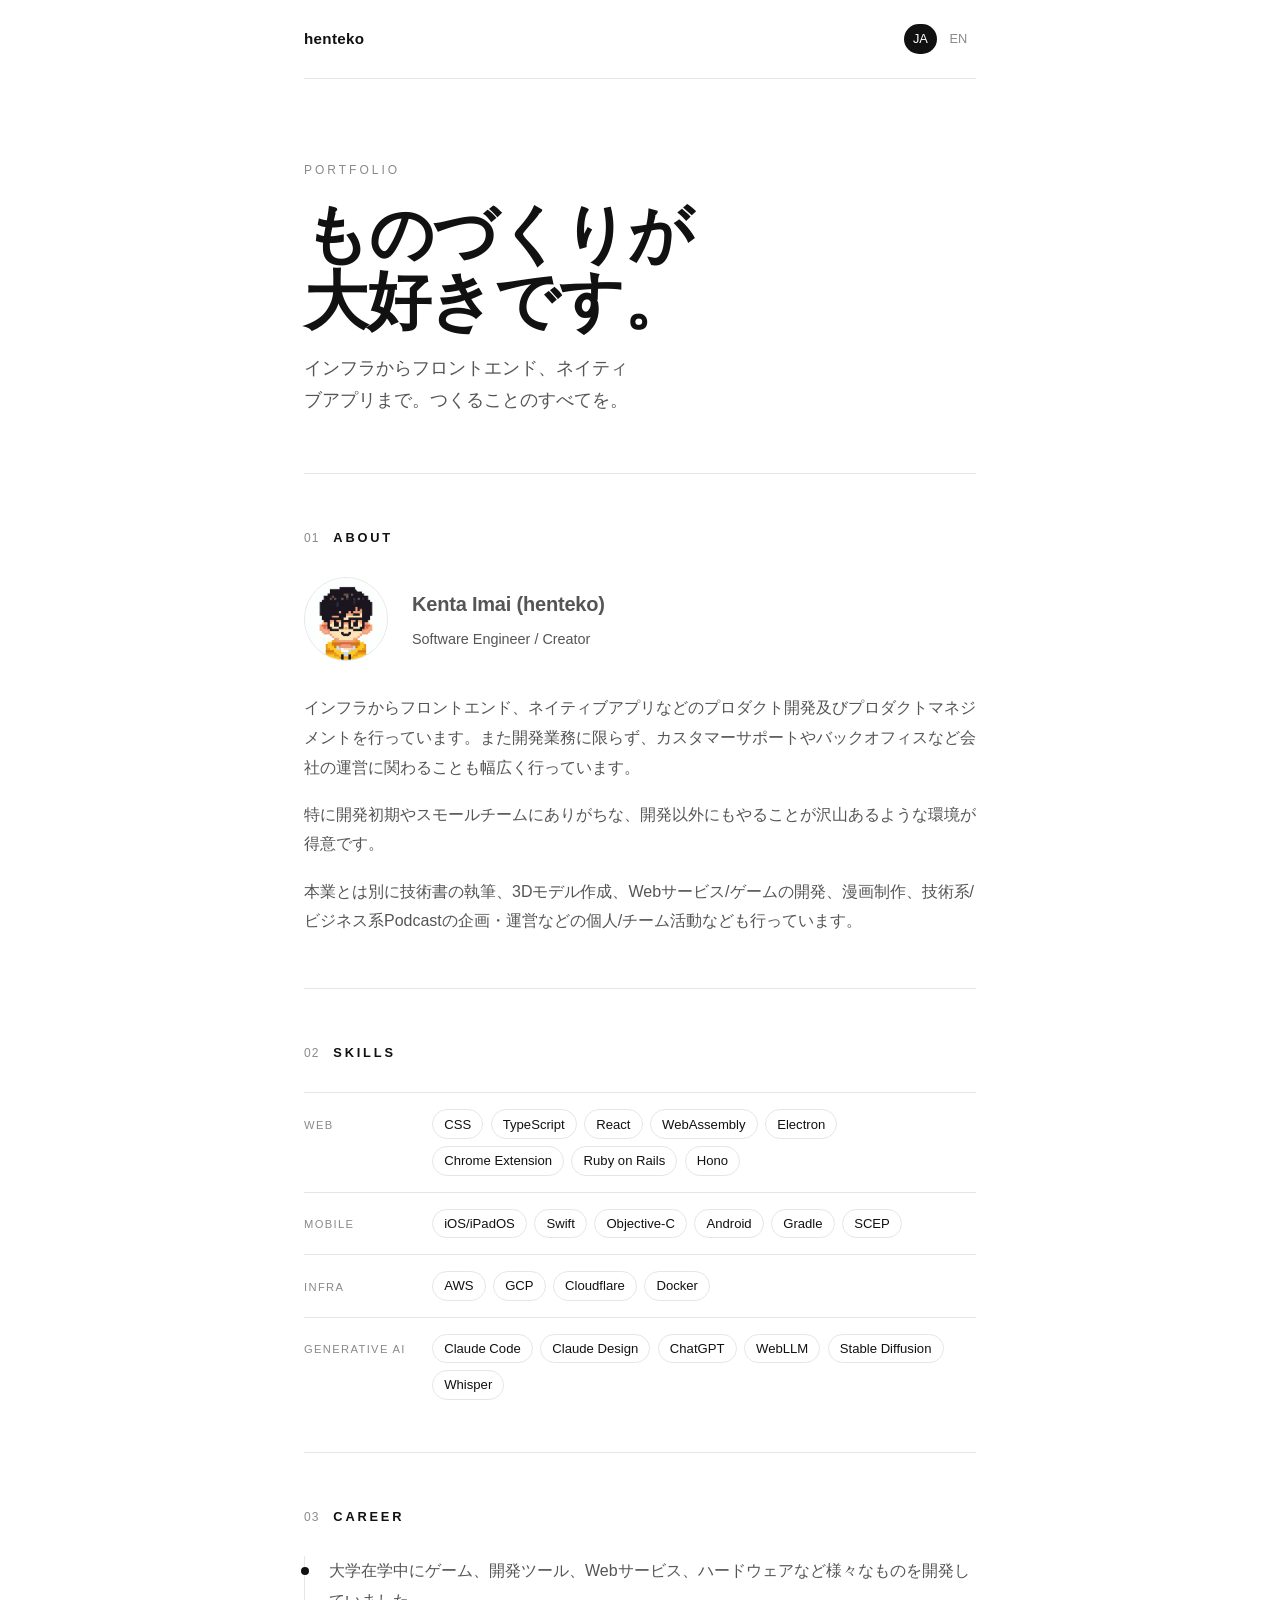
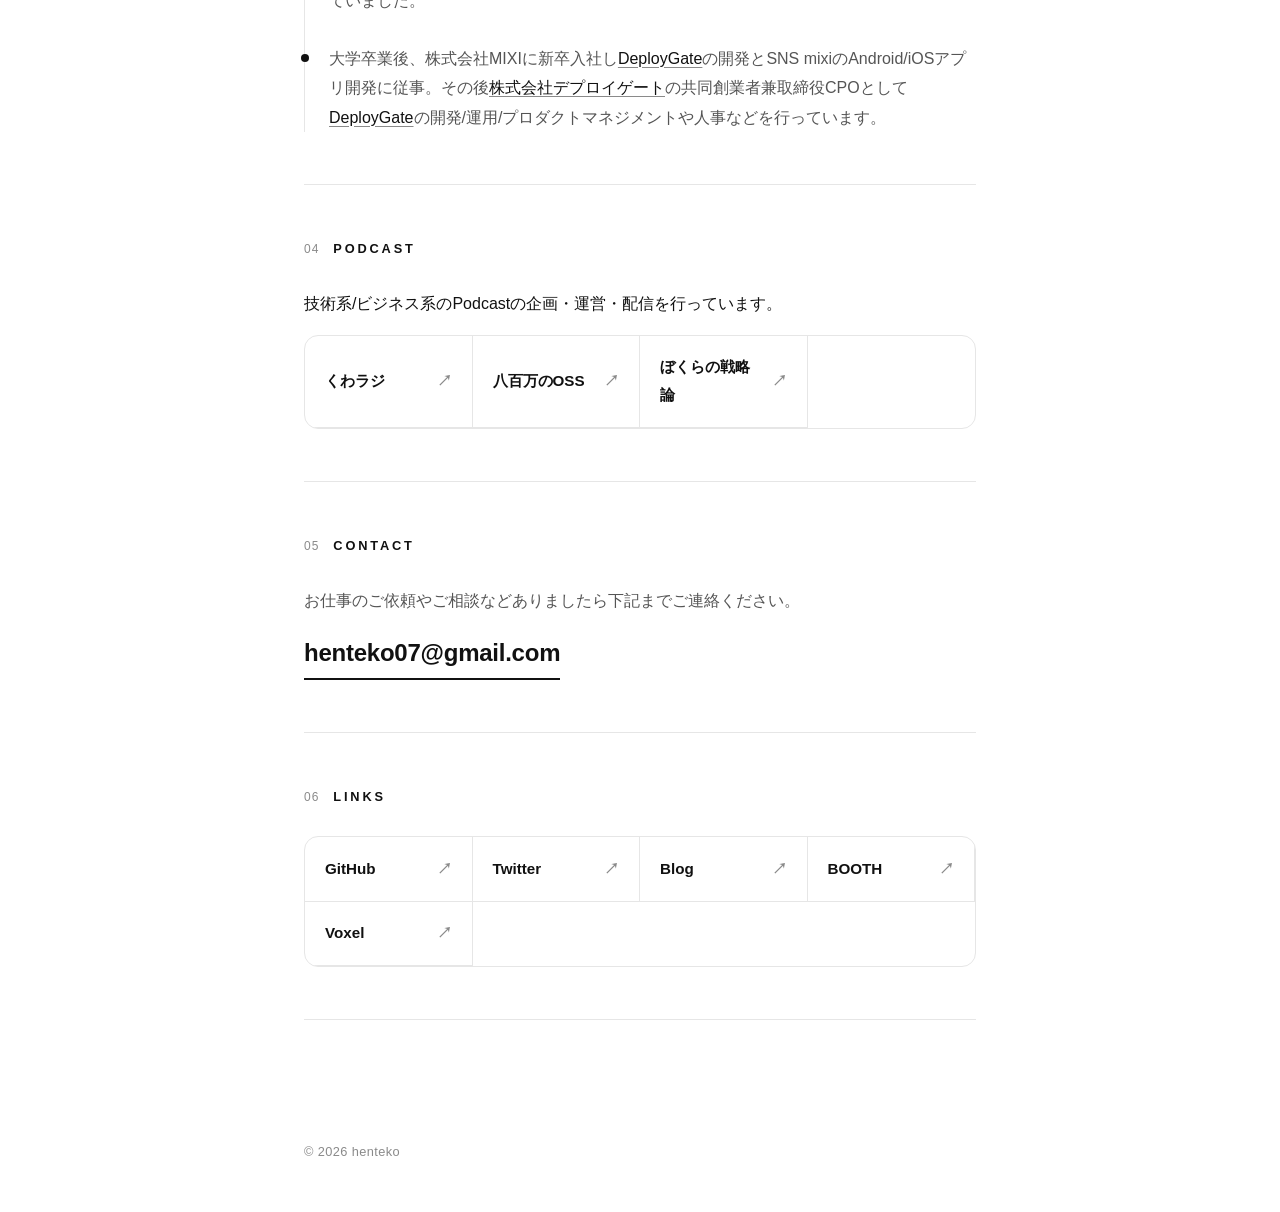
<file: index.html>
<!DOCTYPE html>
<html lang="ja">
<head>
    <meta charset="UTF-8">
    <meta name="viewport" content="width=device-width, initial-scale=1.0">
    <meta name="description" content="henteko (Kenta Imai) のポートフォリオ。ソフトウェアエンジニア / クリエイター。">
    <meta property="og:url" content="https://henteko07.com/">
    <meta property="og:type" content="website">
    <meta property="og:image" content="https://henteko07.com/icon.png">
    <meta property="og:title" content="henteko portfolio">
    <meta name="twitter:card" content="summary">
    <link rel="stylesheet" href="/style.css">
    <title>henteko portfolio</title>
</head>
<body>
  <div class="wrap">
    <header class="topbar">
      <a href="/" class="brand">henteko</a>
      <nav class="lang">
        <a href="/" class="current">JA</a>
        <a href="/en">EN</a>
      </nav>
    </header>

    <section class="hero">
      <p class="eyebrow">Portfolio</p>
      <h1>ものづくりが<br>大好きです。</h1>
      <p class="tagline">インフラからフロントエンド、ネイティブアプリまで。つくることのすべてを。</p>
    </section>

    <main>
      <section class="about">
        <div class="section-head">
          <span class="idx">01</span>
          <h2>About</h2>
        </div>
        <div class="profile">
          <img src="/icon.png" alt="henteko" />
          <div>
            <p class="name">Kenta Imai (henteko)</p>
            <p class="role">Software Engineer / Creator</p>
          </div>
        </div>
        <p>インフラからフロントエンド、ネイティブアプリなどのプロダクト開発及びプロダクトマネジメントを行っています。また開発業務に限らず、カスタマーサポートやバックオフィスなど会社の運営に関わることも幅広く行っています。</p>
        <p>特に開発初期やスモールチームにありがちな、開発以外にもやることが沢山あるような環境が得意です。</p>
        <p>本業とは別に技術書の執筆、3Dモデル作成、Webサービス/ゲームの開発、漫画制作、技術系/ビジネス系Podcastの企画・運営などの個人/チーム活動なども行っています。</p>
      </section>

      <section class="skills">
        <div class="section-head">
          <span class="idx">02</span>
          <h2>Skills</h2>
        </div>
        <div class="skill-group">
          <span class="label">Web</span>
          <div class="tags">
            <span>CSS</span>
            <span>TypeScript</span>
            <span>React</span>
            <span>WebAssembly</span>
            <span>Electron</span>
            <span>Chrome Extension</span>
            <span>Ruby on Rails</span>
            <span>Hono</span>
          </div>
        </div>
        <div class="skill-group">
          <span class="label">Mobile</span>
          <div class="tags">
            <span>iOS/iPadOS</span>
            <span>Swift</span>
            <span>Objective-C</span>
            <span>Android</span>
            <span>Gradle</span>
            <span>SCEP</span>
          </div>
        </div>
        <div class="skill-group">
          <span class="label">Infra</span>
          <div class="tags">
            <span>AWS</span>
            <span>GCP</span>
            <span>Cloudflare</span>
            <span>Docker</span>
          </div>
        </div>
        <div class="skill-group">
          <span class="label">Generative AI</span>
          <div class="tags">
            <span>Claude Code</span>
            <span>Claude Design</span>
            <span>ChatGPT</span>
            <span>WebLLM</span>
            <span>Stable Diffusion</span>
            <span>Whisper</span>
          </div>
        </div>
      </section>

      <section class="career">
        <div class="section-head">
          <span class="idx">03</span>
          <h2>Career</h2>
        </div>
        <div class="career-item">
          <p>大学在学中にゲーム、開発ツール、Webサービス、ハードウェアなど様々なものを開発していました。</p>
        </div>
        <div class="career-item">
          <p>大学卒業後、株式会社MIXIに新卒入社し<a href="https://deploygate.com/" target="_blank" rel="noopener">DeployGate</a>の開発とSNS mixiのAndroid/iOSアプリ開発に従事。その後<a href="https://deploygate.com/about" target="_blank" rel="noopener">株式会社デプロイゲート</a>の共同創業者兼取締役CPOとして<a href="https://deploygate.com/" target="_blank" rel="noopener">DeployGate</a>の開発/運用/プロダクトマネジメントや人事などを行っています。</p>
        </div>
      </section>

      <section class="podcast">
        <div class="section-head">
          <span class="idx">04</span>
          <h2>Podcast</h2>
        </div>
        <p>技術系/ビジネス系のPodcastの企画・運営・配信を行っています。</p>
        <nav class="links">
          <a href="https://kuwa-raji.henteko07.com/" target="_blank" rel="noopener">くわラジ <span class="arrow">↗</span></a>
          <a href="https://yaoyorozu-oss.henteko07.com/" target="_blank" rel="noopener">八百万のOSS <span class="arrow">↗</span></a>
          <a href="https://open.spotify.com/show/5vXOMdLUviA9dGrWXy79cF" target="_blank" rel="noopener">ぼくらの戦略論 <span class="arrow">↗</span></a>
        </nav>
      </section>

      <section class="contact">
        <div class="section-head">
          <span class="idx">05</span>
          <h2>Contact</h2>
        </div>
        <p>お仕事のご依頼やご相談などありましたら下記までご連絡ください。</p>
        <a class="mail" href="mailto:henteko07@gmail.com">henteko07@gmail.com</a>
      </section>

      <section class="links-section">
        <div class="section-head">
          <span class="idx">06</span>
          <h2>Links</h2>
        </div>
        <nav class="links">
          <a href="https://github.com/henteko" target="_blank" rel="noopener">GitHub <span class="arrow">↗</span></a>
          <a href="https://twitter.com/henteko07" target="_blank" rel="noopener">Twitter <span class="arrow">↗</span></a>
          <a href="https://blog.henteko07.com" target="_blank" rel="noopener">Blog <span class="arrow">↗</span></a>
          <a href="https://miso-lab.booth.pm/" target="_blank" rel="noopener">BOOTH <span class="arrow">↗</span></a>
          <a href="https://voxel.henteko07.com" target="_blank" rel="noopener">Voxel <span class="arrow">↗</span></a>
        </nav>
      </section>
    </main>

    <footer id="footer"></footer>
  </div>

  <script>
    var year = new Date().getFullYear();
    document.getElementById('footer').textContent = "© " + year + " henteko";
  </script>
</body>
</html>
</file>
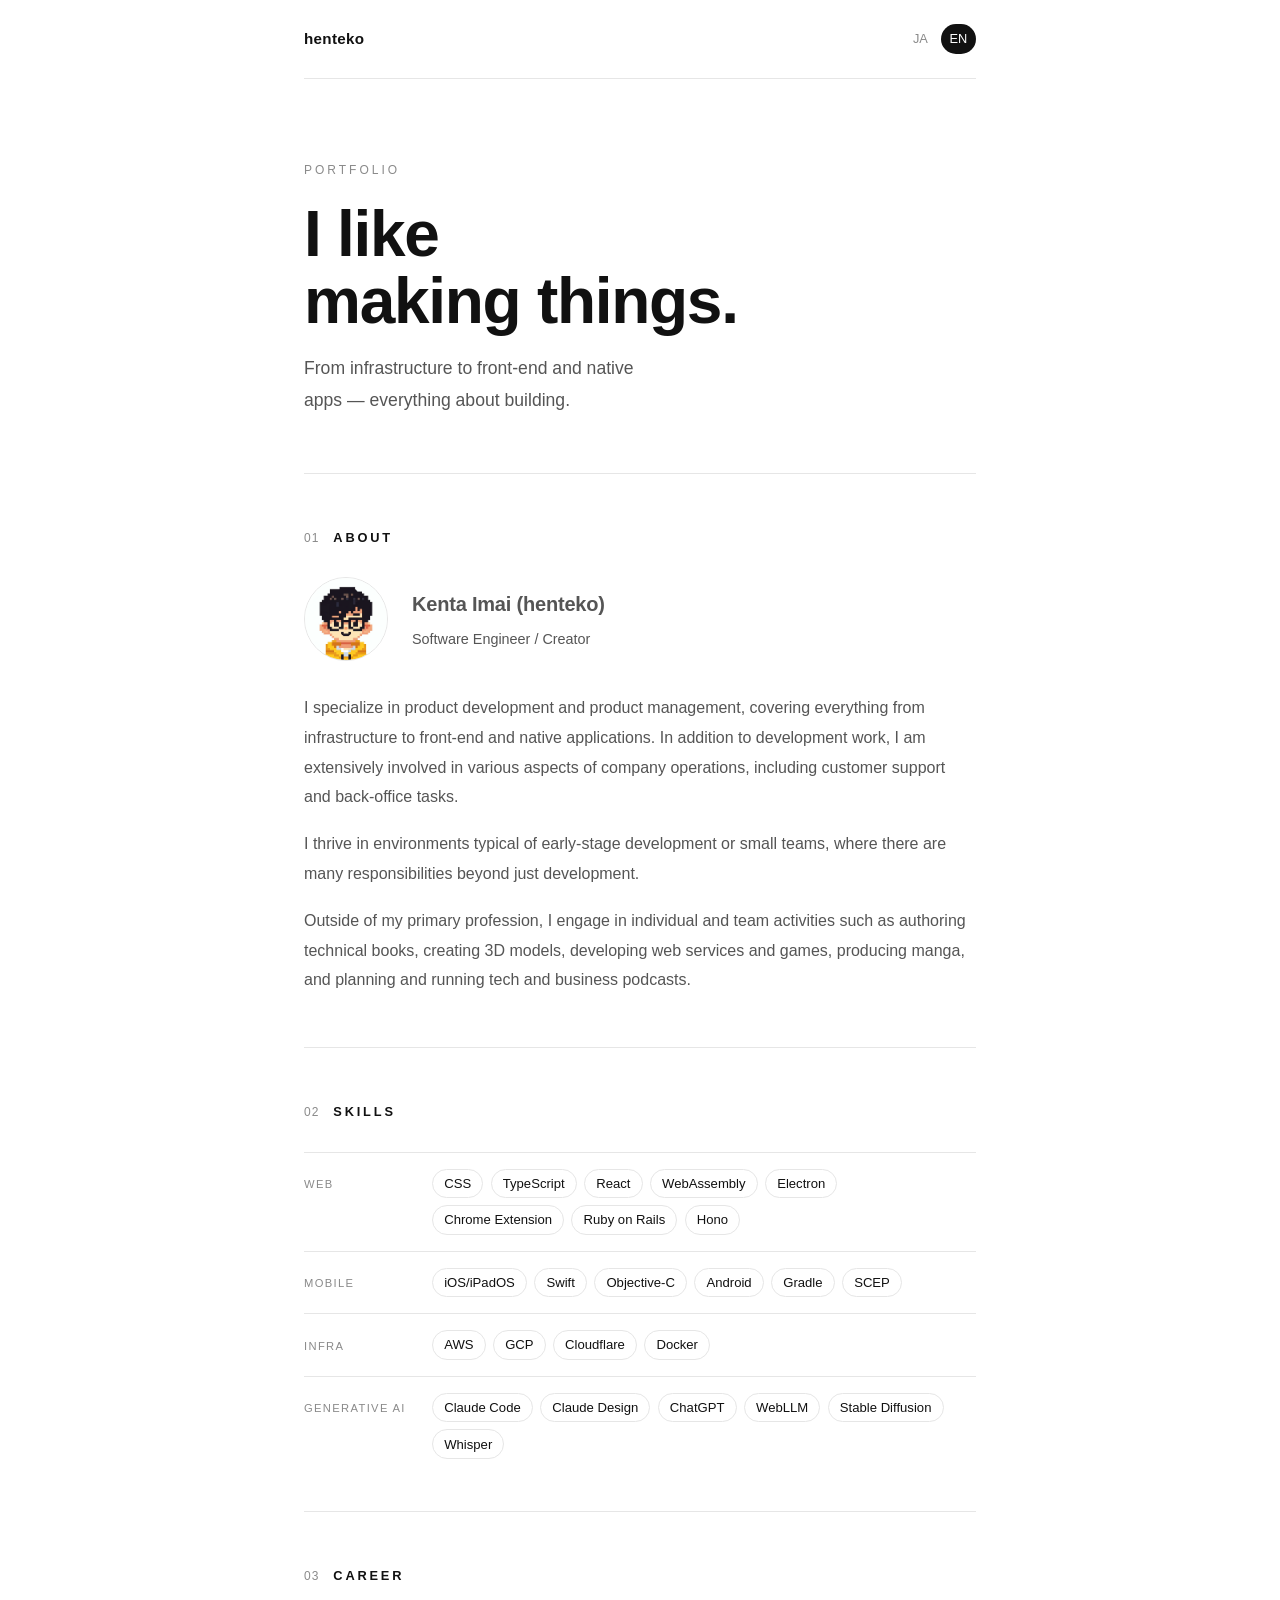
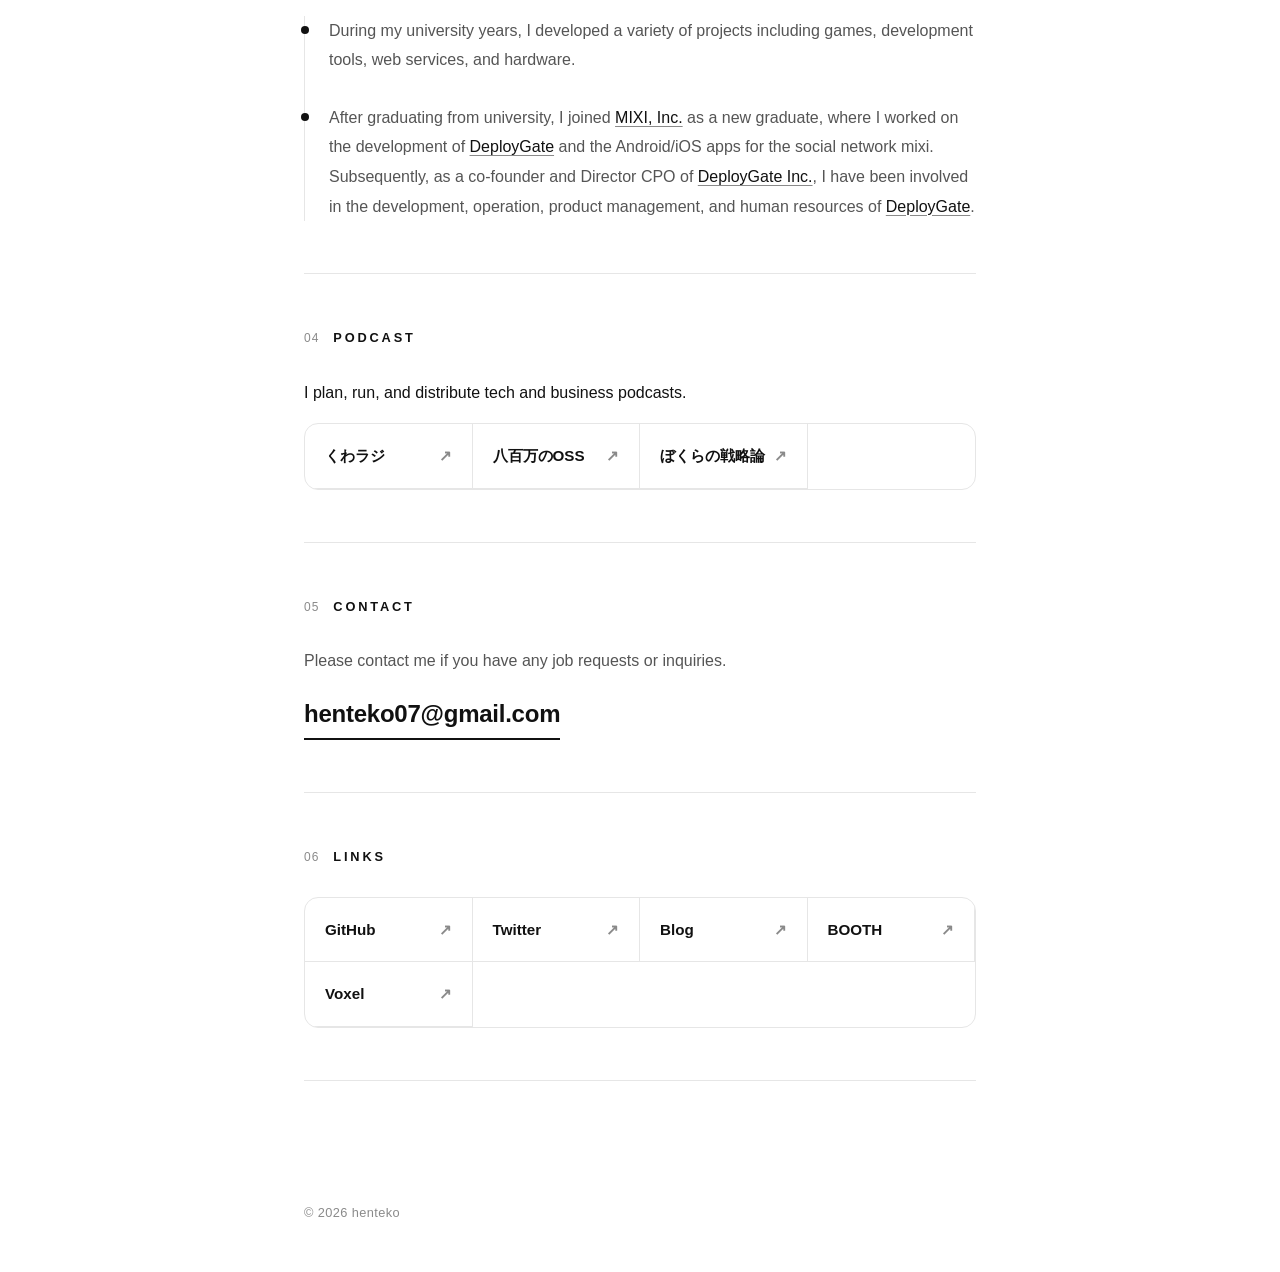
<file: en/index.html>
<!DOCTYPE html>
<html lang="en">
<head>
    <meta charset="UTF-8">
    <meta name="viewport" content="width=device-width, initial-scale=1.0">
    <meta name="description" content="Portfolio of henteko (Kenta Imai). Software Engineer / Creator.">
    <meta property="og:url" content="https://henteko07.com/">
    <meta property="og:type" content="website">
    <meta property="og:image" content="https://henteko07.com/icon.png">
    <meta property="og:title" content="henteko portfolio">
    <meta name="twitter:card" content="summary">
    <link rel="stylesheet" href="/style.css">
    <title>henteko portfolio</title>
</head>
<body>
  <div class="wrap">
    <header class="topbar">
      <a href="/en" class="brand">henteko</a>
      <nav class="lang">
        <a href="/">JA</a>
        <a href="/en" class="current">EN</a>
      </nav>
    </header>

    <section class="hero">
      <p class="eyebrow">Portfolio</p>
      <h1>I like<br>making things.</h1>
      <p class="tagline">From infrastructure to front-end and native apps — everything about building.</p>
    </section>

    <main>
      <section class="about">
        <div class="section-head">
          <span class="idx">01</span>
          <h2>About</h2>
        </div>
        <div class="profile">
          <img src="/icon.png" alt="henteko" />
          <div>
            <p class="name">Kenta Imai (henteko)</p>
            <p class="role">Software Engineer / Creator</p>
          </div>
        </div>
        <p>I specialize in product development and product management, covering everything from infrastructure to front-end and native applications. In addition to development work, I am extensively involved in various aspects of company operations, including customer support and back-office tasks.</p>
        <p>I thrive in environments typical of early-stage development or small teams, where there are many responsibilities beyond just development.</p>
        <p>Outside of my primary profession, I engage in individual and team activities such as authoring technical books, creating 3D models, developing web services and games, producing manga, and planning and running tech and business podcasts.</p>
      </section>

      <section class="skills">
        <div class="section-head">
          <span class="idx">02</span>
          <h2>Skills</h2>
        </div>
        <div class="skill-group">
          <span class="label">Web</span>
          <div class="tags">
            <span>CSS</span>
            <span>TypeScript</span>
            <span>React</span>
            <span>WebAssembly</span>
            <span>Electron</span>
            <span>Chrome Extension</span>
            <span>Ruby on Rails</span>
            <span>Hono</span>
          </div>
        </div>
        <div class="skill-group">
          <span class="label">Mobile</span>
          <div class="tags">
            <span>iOS/iPadOS</span>
            <span>Swift</span>
            <span>Objective-C</span>
            <span>Android</span>
            <span>Gradle</span>
            <span>SCEP</span>
          </div>
        </div>
        <div class="skill-group">
          <span class="label">Infra</span>
          <div class="tags">
            <span>AWS</span>
            <span>GCP</span>
            <span>Cloudflare</span>
            <span>Docker</span>
          </div>
        </div>
        <div class="skill-group">
          <span class="label">Generative AI</span>
          <div class="tags">
            <span>Claude Code</span>
            <span>Claude Design</span>
            <span>ChatGPT</span>
            <span>WebLLM</span>
            <span>Stable Diffusion</span>
            <span>Whisper</span>
          </div>
        </div>
      </section>

      <section class="career">
        <div class="section-head">
          <span class="idx">03</span>
          <h2>Career</h2>
        </div>
        <div class="career-item">
          <p>During my university years, I developed a variety of projects including games, development tools, web services, and hardware.</p>
        </div>
        <div class="career-item">
          <p>After graduating from university, I joined <a href="https://mixi.co.jp/" target="_blank" rel="noopener">MIXI, Inc.</a> as a new graduate, where I worked on the development of <a href="https://deploygate.com/" target="_blank" rel="noopener">DeployGate</a> and the Android/iOS apps for the social network mixi. Subsequently, as a co-founder and Director CPO of <a href="https://deploygate.com/about" target="_blank" rel="noopener">DeployGate Inc.</a>, I have been involved in the development, operation, product management, and human resources of <a href="https://deploygate.com/" target="_blank" rel="noopener">DeployGate</a>.</p>
        </div>
      </section>

      <section class="podcast">
        <div class="section-head">
          <span class="idx">04</span>
          <h2>Podcast</h2>
        </div>
        <p>I plan, run, and distribute tech and business podcasts.</p>
        <nav class="links">
          <a href="https://kuwa-raji.henteko07.com/" target="_blank" rel="noopener">くわラジ <span class="arrow">↗</span></a>
          <a href="https://yaoyorozu-oss.henteko07.com/" target="_blank" rel="noopener">八百万のOSS <span class="arrow">↗</span></a>
          <a href="https://open.spotify.com/show/5vXOMdLUviA9dGrWXy79cF" target="_blank" rel="noopener">ぼくらの戦略論 <span class="arrow">↗</span></a>
        </nav>
      </section>

      <section class="contact">
        <div class="section-head">
          <span class="idx">05</span>
          <h2>Contact</h2>
        </div>
        <p>Please contact me if you have any job requests or inquiries.</p>
        <a class="mail" href="mailto:henteko07@gmail.com">henteko07@gmail.com</a>
      </section>

      <section class="links-section">
        <div class="section-head">
          <span class="idx">06</span>
          <h2>Links</h2>
        </div>
        <nav class="links">
          <a href="https://github.com/henteko" target="_blank" rel="noopener">GitHub <span class="arrow">↗</span></a>
          <a href="https://twitter.com/henteko07" target="_blank" rel="noopener">Twitter <span class="arrow">↗</span></a>
          <a href="https://blog.henteko07.com" target="_blank" rel="noopener">Blog <span class="arrow">↗</span></a>
          <a href="https://miso-lab.booth.pm/" target="_blank" rel="noopener">BOOTH <span class="arrow">↗</span></a>
          <a href="https://voxel.henteko07.com" target="_blank" rel="noopener">Voxel <span class="arrow">↗</span></a>
        </nav>
      </section>
    </main>

    <footer id="footer"></footer>
  </div>

  <script>
    var year = new Date().getFullYear();
    document.getElementById('footer').textContent = "© " + year + " henteko";
  </script>
</body>
</html>
</file>
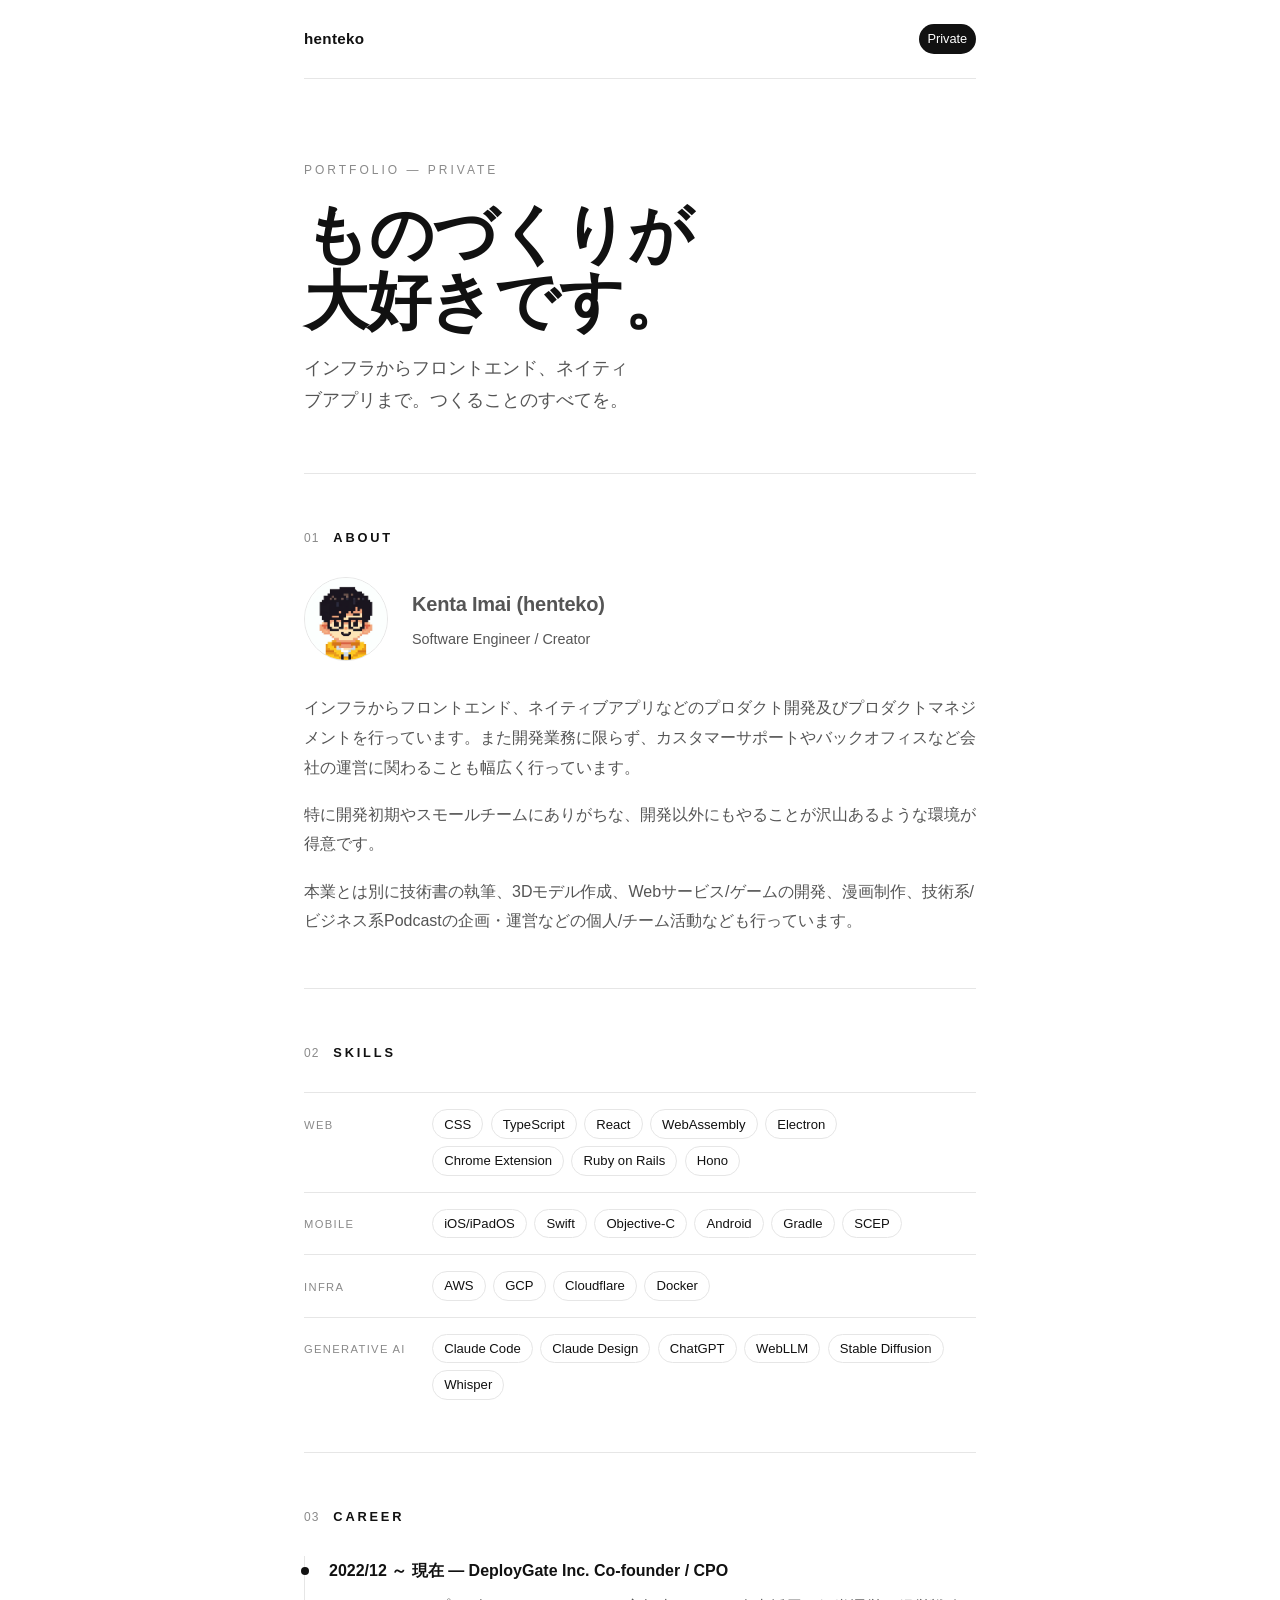
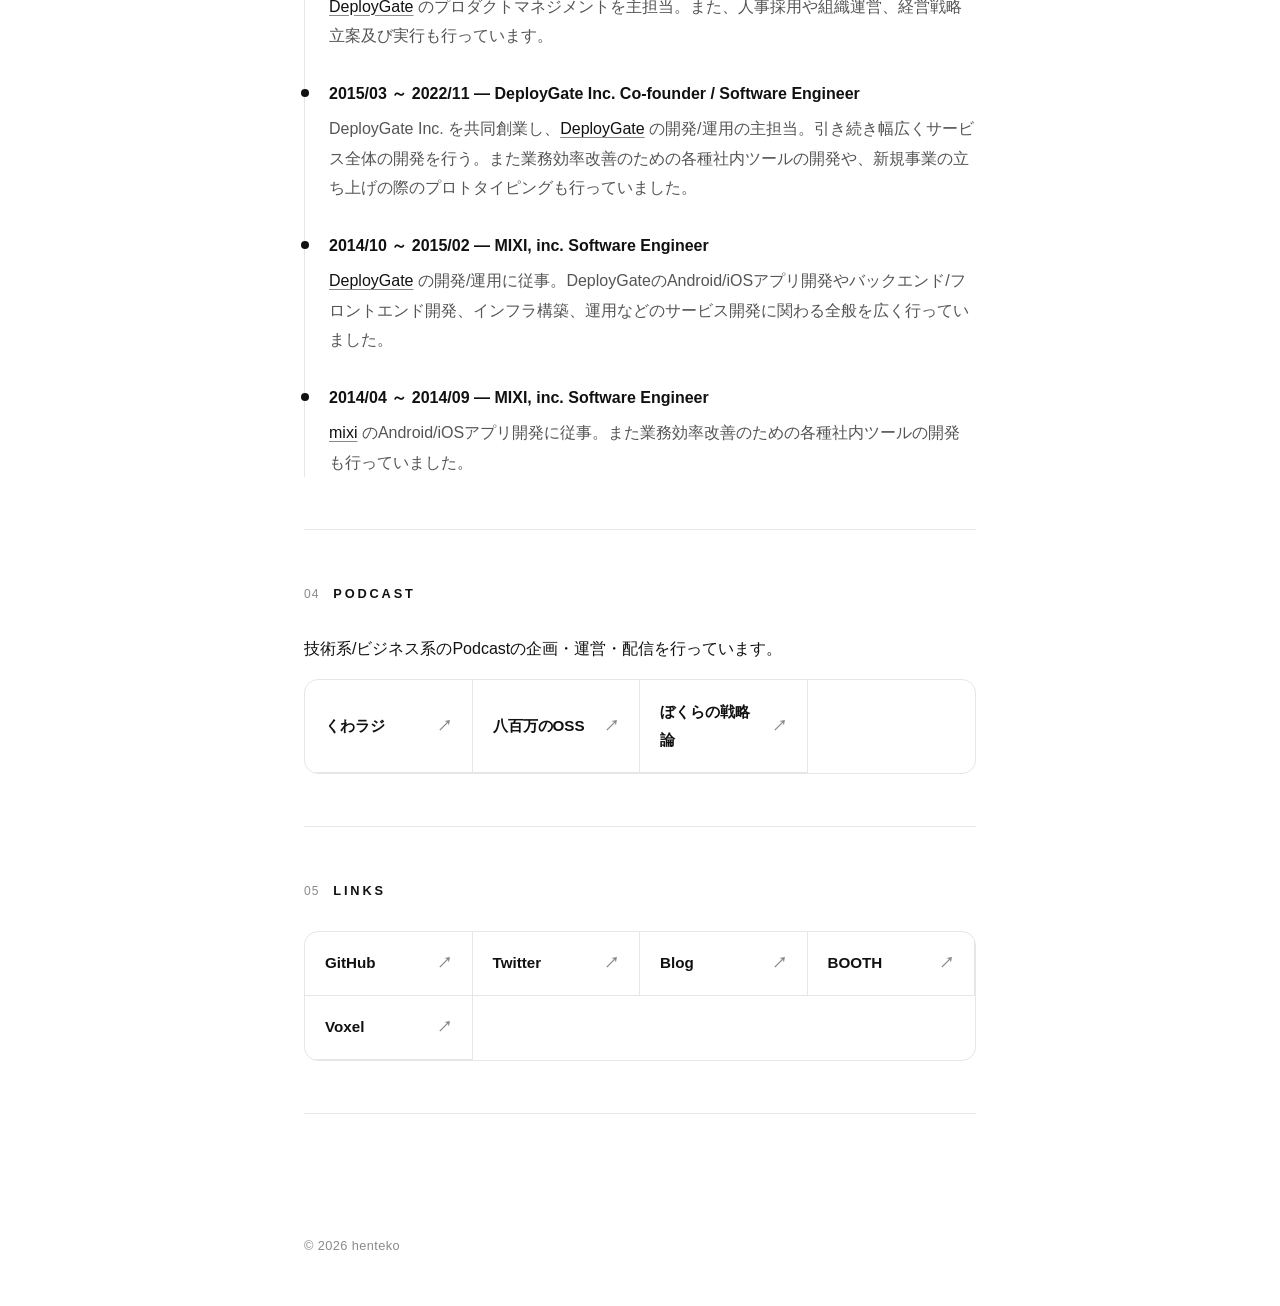
<file: private/index.html>
<!DOCTYPE html>
<html lang="ja">
<head>
    <meta charset="UTF-8">
    <meta name="viewport" content="width=device-width, initial-scale=1.0">
    <meta name="robots" content="noindex">
    <link rel="stylesheet" href="/style.css">
    <title>henteko portfolio - Private</title>
</head>
<body>
  <div class="wrap">
    <header class="topbar">
      <a href="/private" class="brand">henteko</a>
      <span class="lang"><span class="current" style="color:var(--paper);background:var(--ink);padding:0.2rem 0.55rem;border-radius:999px;font-size:0.8rem;">Private</span></span>
    </header>

    <section class="hero">
      <p class="eyebrow">Portfolio — Private</p>
      <h1>ものづくりが<br>大好きです。</h1>
      <p class="tagline">インフラからフロントエンド、ネイティブアプリまで。つくることのすべてを。</p>
    </section>

    <main>
      <section class="about">
        <div class="section-head">
          <span class="idx">01</span>
          <h2>About</h2>
        </div>
        <div class="profile">
          <img src="/icon.png" alt="henteko" />
          <div>
            <p class="name">Kenta Imai (henteko)</p>
            <p class="role">Software Engineer / Creator</p>
          </div>
        </div>
        <p>インフラからフロントエンド、ネイティブアプリなどのプロダクト開発及びプロダクトマネジメントを行っています。また開発業務に限らず、カスタマーサポートやバックオフィスなど会社の運営に関わることも幅広く行っています。</p>
        <p>特に開発初期やスモールチームにありがちな、開発以外にもやることが沢山あるような環境が得意です。</p>
        <p>本業とは別に技術書の執筆、3Dモデル作成、Webサービス/ゲームの開発、漫画制作、技術系/ビジネス系Podcastの企画・運営などの個人/チーム活動なども行っています。</p>
      </section>

      <section class="skills">
        <div class="section-head">
          <span class="idx">02</span>
          <h2>Skills</h2>
        </div>
        <div class="skill-group">
          <span class="label">Web</span>
          <div class="tags">
            <span>CSS</span>
            <span>TypeScript</span>
            <span>React</span>
            <span>WebAssembly</span>
            <span>Electron</span>
            <span>Chrome Extension</span>
            <span>Ruby on Rails</span>
            <span>Hono</span>
          </div>
        </div>
        <div class="skill-group">
          <span class="label">Mobile</span>
          <div class="tags">
            <span>iOS/iPadOS</span>
            <span>Swift</span>
            <span>Objective-C</span>
            <span>Android</span>
            <span>Gradle</span>
            <span>SCEP</span>
          </div>
        </div>
        <div class="skill-group">
          <span class="label">Infra</span>
          <div class="tags">
            <span>AWS</span>
            <span>GCP</span>
            <span>Cloudflare</span>
            <span>Docker</span>
          </div>
        </div>
        <div class="skill-group">
          <span class="label">Generative AI</span>
          <div class="tags">
            <span>Claude Code</span>
            <span>Claude Design</span>
            <span>ChatGPT</span>
            <span>WebLLM</span>
            <span>Stable Diffusion</span>
            <span>Whisper</span>
          </div>
        </div>
      </section>

      <section class="career">
        <div class="section-head">
          <span class="idx">03</span>
          <h2>Career</h2>
        </div>
        <div class="career-item">
          <p class="role" style="color:var(--ink);font-weight:700;margin:0 0 0.35rem;">2022/12 ～ 現在 — DeployGate Inc. Co-founder / CPO</p>
          <p><a href="https://deploygate.com" target="_blank" rel="noopener">DeployGate</a> のプロダクトマネジメントを主担当。また、人事採用や組織運営、経営戦略立案及び実行も行っています。</p>
        </div>
        <div class="career-item">
          <p class="role" style="color:var(--ink);font-weight:700;margin:0 0 0.35rem;">2015/03 ～ 2022/11 — DeployGate Inc. Co-founder / Software Engineer</p>
          <p>DeployGate Inc. を共同創業し、<a href="https://deploygate.com" target="_blank" rel="noopener">DeployGate</a> の開発/運用の主担当。引き続き幅広くサービス全体の開発を行う。また業務効率改善のための各種社内ツールの開発や、新規事業の立ち上げの際のプロトタイピングも行っていました。</p>
        </div>
        <div class="career-item">
          <p class="role" style="color:var(--ink);font-weight:700;margin:0 0 0.35rem;">2014/10 ～ 2015/02 — MIXI, inc. Software Engineer</p>
          <p><a href="https://deploygate.com" target="_blank" rel="noopener">DeployGate</a> の開発/運用に従事。DeployGateのAndroid/iOSアプリ開発やバックエンド/フロントエンド開発、インフラ構築、運用などのサービス開発に関わる全般を広く行っていました。</p>
        </div>
        <div class="career-item">
          <p class="role" style="color:var(--ink);font-weight:700;margin:0 0 0.35rem;">2014/04 ～ 2014/09 — MIXI, inc. Software Engineer</p>
          <p><a href="https://mixi.jp/" target="_blank" rel="noopener">mixi</a> のAndroid/iOSアプリ開発に従事。また業務効率改善のための各種社内ツールの開発も行っていました。</p>
        </div>
      </section>

      <section class="podcast">
        <div class="section-head">
          <span class="idx">04</span>
          <h2>Podcast</h2>
        </div>
        <p>技術系/ビジネス系のPodcastの企画・運営・配信を行っています。</p>
        <nav class="links">
          <a href="https://kuwa-raji.henteko07.com/" target="_blank" rel="noopener">くわラジ <span class="arrow">↗</span></a>
          <a href="https://yaoyorozu-oss.henteko07.com/" target="_blank" rel="noopener">八百万のOSS <span class="arrow">↗</span></a>
          <a href="https://open.spotify.com/show/5vXOMdLUviA9dGrWXy79cF" target="_blank" rel="noopener">ぼくらの戦略論 <span class="arrow">↗</span></a>
        </nav>
      </section>

      <section class="links-section">
        <div class="section-head">
          <span class="idx">05</span>
          <h2>Links</h2>
        </div>
        <nav class="links">
          <a href="https://github.com/henteko" target="_blank" rel="noopener">GitHub <span class="arrow">↗</span></a>
          <a href="https://twitter.com/henteko07" target="_blank" rel="noopener">Twitter <span class="arrow">↗</span></a>
          <a href="https://blog.henteko07.com" target="_blank" rel="noopener">Blog <span class="arrow">↗</span></a>
          <a href="https://miso-lab.booth.pm/" target="_blank" rel="noopener">BOOTH <span class="arrow">↗</span></a>
          <a href="https://voxel.henteko07.com" target="_blank" rel="noopener">Voxel <span class="arrow">↗</span></a>
        </nav>
      </section>
    </main>

    <footer id="footer"></footer>
  </div>

  <script>
    var year = new Date().getFullYear();
    document.getElementById('footer').textContent = "© " + year + " henteko";
  </script>
</body>
</html>
</file>
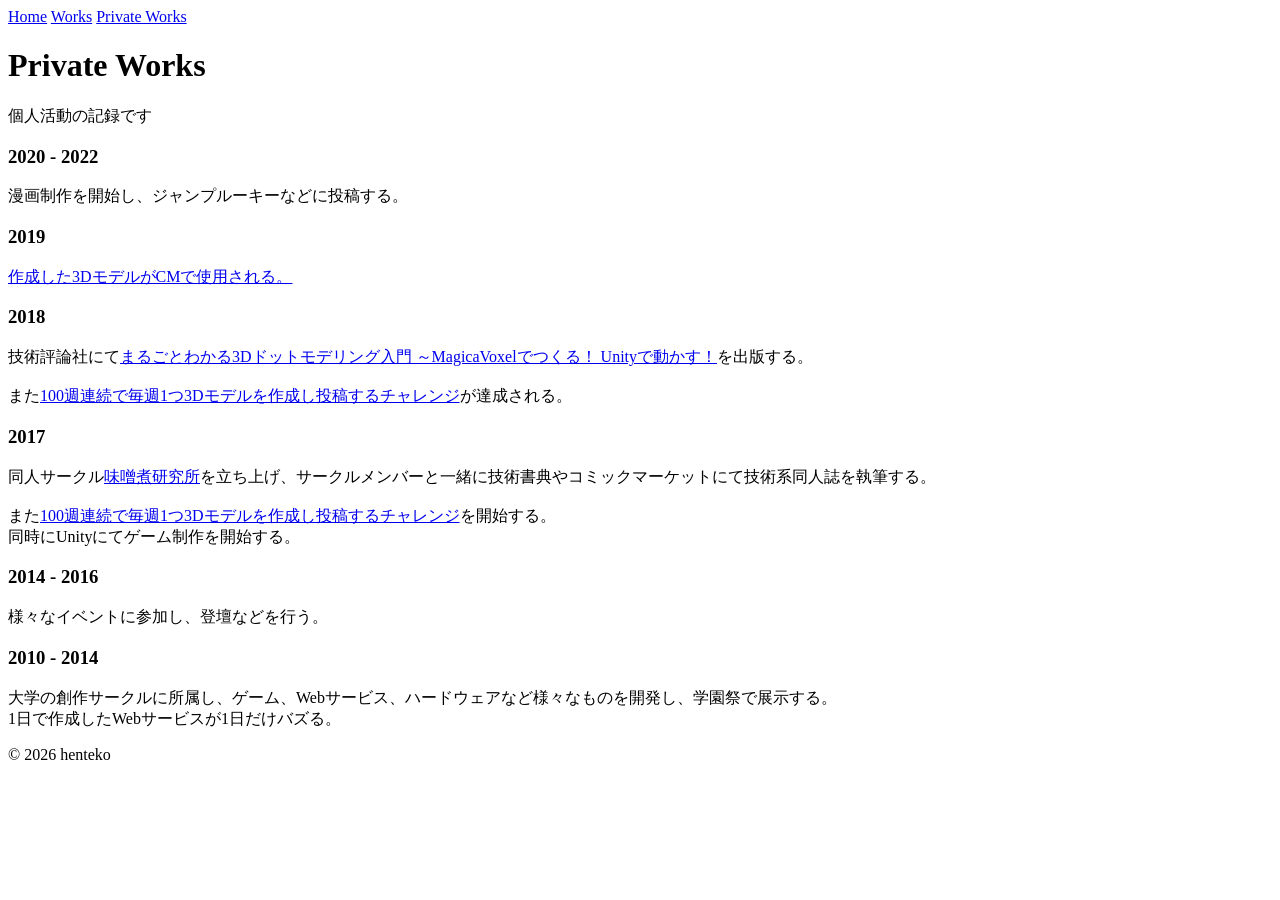
<file: ja/private_works.html>
<!DOCTYPE html>
<html lang="ja">
<head>
    <meta charset="UTF-8">
    <meta name="viewport" content="width=device-width, initial-scale=1.0">
    <meta property="og:url" content="https://henteko07.com/ja/private_works.html">
    <meta property="og:type" content="website">
    <meta property="og:image" content="https://henteko07.com/icon.png">
    <meta property="og:title" content="henteko's portfolio - Private Works">
    <meta name="twitter:card" content="summary">
    <link rel="stylesheet" href="https://cdn.simplecss.org/simple.min.css">
    <title>henteko's portfolio - Private Works</title>
</head>
<body>
  <header>
    <nav>
      <a href="/ja">Home</a>
      <a href="/ja/works.html">Works</a>
      <a href="/ja/private_works.html" class="current">Private Works</a>
    </nav>
    <h1>Private Works</h1>
    <p>個人活動の記録です</p>
  </header>

  <main>
    <h3>2020 - 2022</h3>
    <p>
      漫画制作を開始し、ジャンプルーキーなどに投稿する。
    </p>

    <h3>2019</h3>
    <p>
      <a href="https://twitter.com/henteko07/status/1104400778251231232?s=20" target="_blank">作成した3DモデルがCMで使用される。</a><br/>
    </p>

    <h3>2018</h3>
    <p>
      技術評論社にて<a href="https://www.amazon.co.jp/dp/B07FNF8LJ6" target="_blank">まるごとわかる3Dドットモデリング入門 ～MagicaVoxelでつくる！ Unityで動かす！</a>を出版する。<br/>
      <br/>
      また<a href="https://voxel.henteko07.com" target="_blank">100週連続で毎週1つ3Dモデルを作成し投稿するチャレンジ</a>が達成される。
    </p>

    <h3>2017</h3>
    <p>
      同人サークル<a href="https://miso-lab.henteko07.com/" target="_blank">味噌煮研究所</a>を立ち上げ、サークルメンバーと一緒に技術書典やコミックマーケットにて技術系同人誌を執筆する。<br />
      <br/>
      また<a href="https://voxel.henteko07.com" target="_blank">100週連続で毎週1つ3Dモデルを作成し投稿するチャレンジ</a>を開始する。<br/>
      同時にUnityにてゲーム制作を開始する。
    </p>

    <h3>2014 - 2016</h3>
    <p>
      様々なイベントに参加し、登壇などを行う。
    </p>

    <h3>2010 - 2014</h3>
    <p>
      大学の創作サークルに所属し、ゲーム、Webサービス、ハードウェアなど様々なものを開発し、学園祭で展示する。<br/>
      1日で作成したWebサービスが1日だけバズる。
    </p>
  </main>

  <script>
    var year = new Date().getFullYear();
    var txt = document.createTextNode("© " + year + " henteko");
    var p = document.createElement('p');
    var footer = document.createElement('footer');

    p.appendChild(txt);
    footer.appendChild(p);
    document.body.appendChild(footer);
  </script>
</body>
</html>
</file>
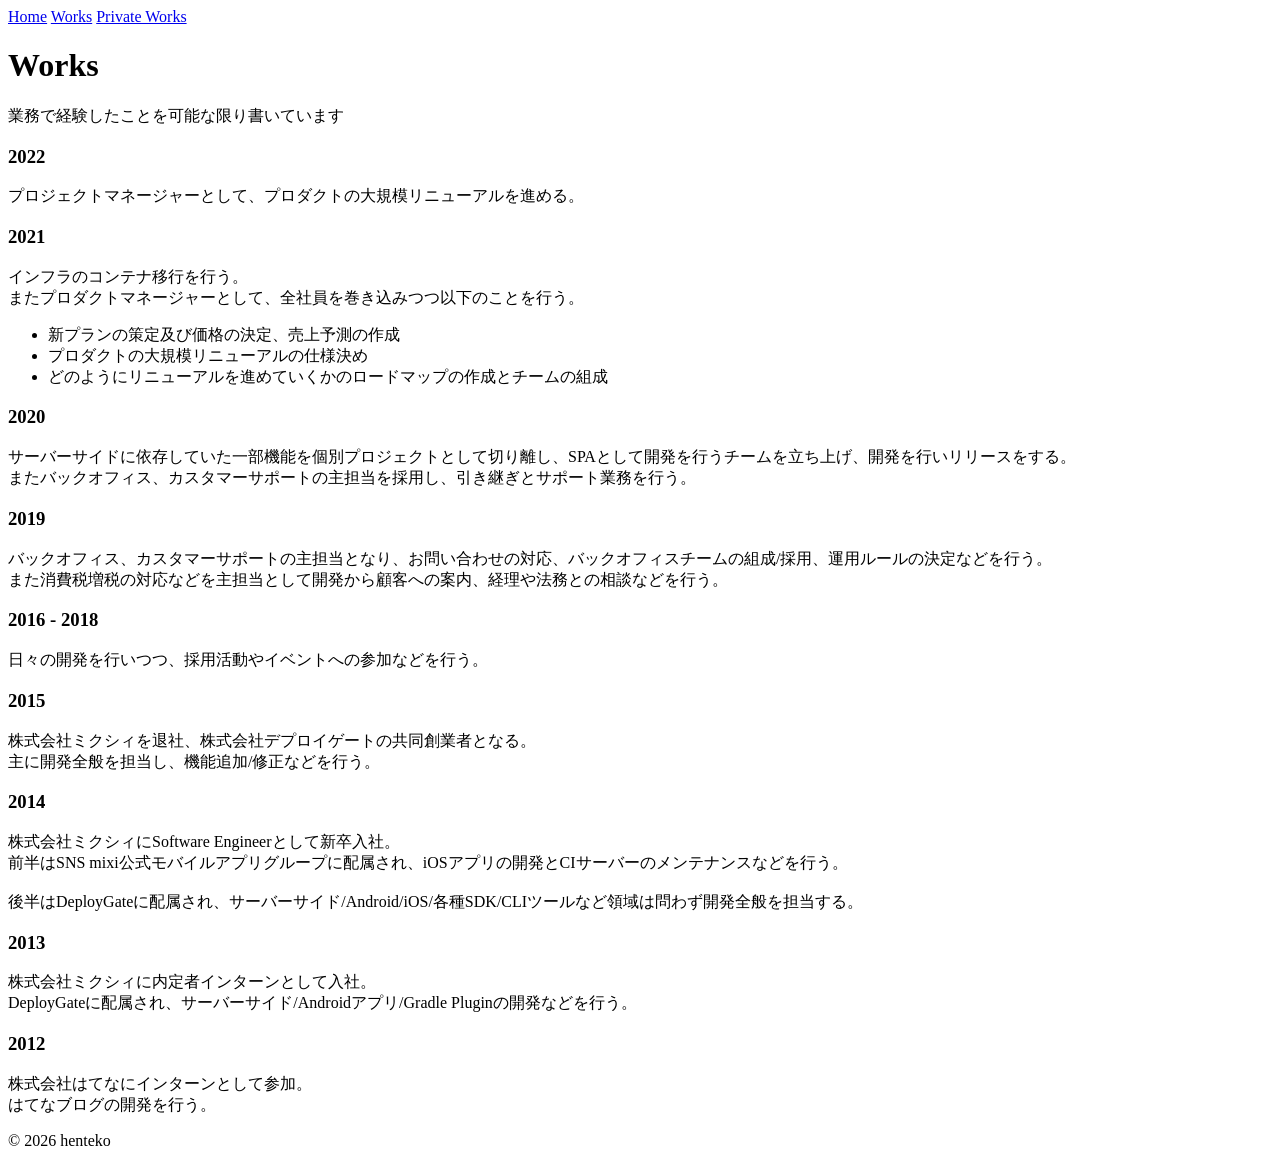
<file: ja/works.html>
<!DOCTYPE html>
<html lang="ja">
<head>
    <meta charset="UTF-8">
    <meta name="viewport" content="width=device-width, initial-scale=1.0">
    <meta property="og:url" content="https://henteko07.com/ja/works.html">
    <meta property="og:type" content="website">
    <meta property="og:image" content="https://henteko07.com/icon.png">
    <meta property="og:title" content="henteko's portfolio - Works">
    <meta name="twitter:card" content="summary">
    <link rel="stylesheet" href="https://cdn.simplecss.org/simple.min.css">
    <title>henteko's portfolio - Works</title>
</head>
<body>
  <header>
    <nav>
      <a href="/ja">Home</a>
      <a href="/ja/works.html" class="current">Works</a>
      <a href="/ja/private_works.html">Private Works</a>
    </nav>
    <h1>Works</h1>
    <p>業務で経験したことを可能な限り書いています</p>
  </header>

  <main>
    <h3>2022</h3>
    <p>
      プロジェクトマネージャーとして、プロダクトの大規模リニューアルを進める。
    </p>

    <h3>2021</h3>
    <p>
      インフラのコンテナ移行を行う。<br/>
      またプロダクトマネージャーとして、全社員を巻き込みつつ以下のことを行う。
      <ul>
        <li>新プランの策定及び価格の決定、売上予測の作成</li>
				<li>プロダクトの大規模リニューアルの仕様決め</li>
				<li>どのようにリニューアルを進めていくかのロードマップの作成とチームの組成</li>
      </ul>
    </p>

    <h3>2020</h3>
    <p>
      サーバーサイドに依存していた一部機能を個別プロジェクトとして切り離し、SPAとして開発を行うチームを立ち上げ、開発を行いリリースをする。<br/>
      またバックオフィス、カスタマーサポートの主担当を採用し、引き継ぎとサポート業務を行う。
    </p>

    <h3>2019</h3>
    <p>
      バックオフィス、カスタマーサポートの主担当となり、お問い合わせの対応、バックオフィスチームの組成/採用、運用ルールの決定などを行う。<br/>
      また消費税増税の対応などを主担当として開発から顧客への案内、経理や法務との相談などを行う。
    </p>

    <h3>2016 - 2018</h3>
    <p>
      日々の開発を行いつつ、採用活動やイベントへの参加などを行う。
    </p>

    <h3>2015</h3>
    <p>
      株式会社ミクシィを退社、株式会社デプロイゲートの共同創業者となる。<br/>
      主に開発全般を担当し、機能追加/修正などを行う。
    </p>

    <h3>2014</h3>
    <p>
      株式会社ミクシィにSoftware Engineerとして新卒入社。<br/>
      前半はSNS mixi公式モバイルアプリグループに配属され、iOSアプリの開発とCIサーバーのメンテナンスなどを行う。<br/>
      <br/>
      後半はDeployGateに配属され、サーバーサイド/Android/iOS/各種SDK/CLIツールなど領域は問わず開発全般を担当する。
    </p>

    <h3>2013</h3>
    <p>
      株式会社ミクシィに内定者インターンとして入社。<br/>
      DeployGateに配属され、サーバーサイド/Androidアプリ/Gradle Pluginの開発などを行う。<br/>
    </p>

    <h3>2012</h3>
    <p>
      株式会社はてなにインターンとして参加。<br/>
      はてなブログの開発を行う。<br/>
    </p>
  </main>

  <script>
    var year = new Date().getFullYear();
    var txt = document.createTextNode("© " + year + " henteko");
    var p = document.createElement('p');
    var footer = document.createElement('footer');

    p.appendChild(txt);
    footer.appendChild(p);
    document.body.appendChild(footer);
  </script>
</body>
</html>
</file>
<file: style.css>
/* ============================================================
   henteko portfolio — monochrome / minimal
   ============================================================ */

:root {
  --ink: #111111;
  --ink-soft: #555555;
  --ink-faint: #8a8a8a;
  --line: #e6e6e6;
  --paper: #ffffff;
  --paper-soft: #fafafa;

  --max: 720px;
  --ease: cubic-bezier(0.22, 1, 0.36, 1);
}

* {
  box-sizing: border-box;
}

html {
  -webkit-text-size-adjust: 100%;
}

body {
  margin: 0;
  background: var(--paper);
  color: var(--ink);
  font-family: -apple-system, BlinkMacSystemFont, "Helvetica Neue",
    "Hiragino Sans", "Hiragino Kaku Gothic ProN", "Noto Sans JP", Meiryo,
    sans-serif;
  font-size: 16px;
  line-height: 1.85;
  font-feature-settings: "palt" 1;
  -webkit-font-smoothing: antialiased;
  text-rendering: optimizeLegibility;
}

::selection {
  background: var(--ink);
  color: var(--paper);
}

a {
  color: var(--ink);
}

/* ---------- layout ---------- */

.wrap {
  max-width: var(--max);
  margin: 0 auto;
  padding: 0 1.5rem;
}

/* ---------- top bar ---------- */

.topbar {
  display: flex;
  align-items: center;
  justify-content: space-between;
  padding: 1.5rem 0;
  border-bottom: 1px solid var(--line);
}

.topbar .brand {
  font-weight: 700;
  letter-spacing: 0.02em;
  text-decoration: none;
  font-size: 0.95rem;
}

.lang {
  display: flex;
  gap: 0.25rem;
  font-size: 0.8rem;
  font-variant-numeric: tabular-nums;
}

.lang a {
  text-decoration: none;
  color: var(--ink-faint);
  padding: 0.2rem 0.55rem;
  border-radius: 999px;
  transition: color 0.25s var(--ease), background 0.25s var(--ease);
}

.lang a:hover {
  color: var(--ink);
}

.lang a.current {
  color: var(--paper);
  background: var(--ink);
}

/* ---------- hero ---------- */

.hero {
  padding: 5rem 0 3.5rem;
  border-bottom: 1px solid var(--line);
}

.hero .eyebrow {
  font-size: 0.75rem;
  letter-spacing: 0.25em;
  text-transform: uppercase;
  color: var(--ink-faint);
  margin: 0 0 1.25rem;
}

.hero h1 {
  font-size: clamp(2.4rem, 7vw, 4rem);
  line-height: 1.05;
  letter-spacing: -0.02em;
  font-weight: 800;
  margin: 0 0 1rem;
}

.hero .tagline {
  font-size: 1.1rem;
  color: var(--ink-soft);
  margin: 0;
  max-width: 34ch;
}

/* ---------- sections ---------- */

main {
  padding-bottom: 5rem;
}

section {
  padding: 3.25rem 0;
  border-bottom: 1px solid var(--line);
}

.section-head {
  display: flex;
  align-items: baseline;
  gap: 0.85rem;
  margin: 0 0 1.75rem;
}

.section-head .idx {
  font-size: 0.75rem;
  color: var(--ink-faint);
  font-variant-numeric: tabular-nums;
  letter-spacing: 0.1em;
}

.section-head h2 {
  font-size: 0.8rem;
  letter-spacing: 0.22em;
  text-transform: uppercase;
  font-weight: 700;
  margin: 0;
}

/* ---------- about ---------- */

.profile {
  display: flex;
  align-items: center;
  gap: 1.5rem;
  margin-bottom: 2rem;
}

.profile img {
  width: 84px;
  height: 84px;
  border-radius: 50%;
  object-fit: cover;
  border: 1px solid var(--line);
  flex-shrink: 0;
}

.profile .name {
  font-size: 1.25rem;
  font-weight: 700;
  margin: 0;
  letter-spacing: -0.01em;
}

.profile .role {
  color: var(--ink-soft);
  font-size: 0.9rem;
  margin: 0.2rem 0 0;
}

.about p {
  color: var(--ink-soft);
  margin: 0 0 1.1rem;
}

.about p:last-child {
  margin-bottom: 0;
}

/* ---------- skills ---------- */

.skill-group {
  display: grid;
  grid-template-columns: 7rem 1fr;
  gap: 1rem;
  padding: 1rem 0;
  border-top: 1px solid var(--line);
}

.skill-group:first-of-type {
  border-top: none;
  padding-top: 0;
}

.skill-group:last-of-type {
  padding-bottom: 0;
}

.skill-group .label {
  font-size: 0.7rem;
  letter-spacing: 0.12em;
  text-transform: uppercase;
  color: var(--ink-faint);
  padding-top: 0.35rem;
}

.tags {
  display: flex;
  flex-wrap: wrap;
  gap: 0.45rem;
}

.tags span {
  font-size: 0.82rem;
  line-height: 1;
  padding: 0.45rem 0.7rem;
  border: 1px solid var(--line);
  border-radius: 999px;
  color: var(--ink);
  white-space: nowrap;
  transition: border-color 0.25s var(--ease), background 0.25s var(--ease),
    color 0.25s var(--ease);
}

.tags span:hover {
  background: var(--ink);
  color: var(--paper);
  border-color: var(--ink);
}

/* ---------- career ---------- */

.career-item {
  position: relative;
  padding: 0 0 1.75rem 1.5rem;
  border-left: 1px solid var(--line);
}

.career-item:last-child {
  padding-bottom: 0;
}

.career-item::before {
  content: "";
  position: absolute;
  left: -4.5px;
  top: 0.65rem;
  width: 8px;
  height: 8px;
  border-radius: 50%;
  background: var(--ink);
}

.career-item p {
  margin: 0;
  color: var(--ink-soft);
}

.career-item a {
  color: var(--ink);
  text-underline-offset: 3px;
  text-decoration-color: var(--ink-faint);
}

.career-item a:hover {
  text-decoration-color: var(--ink);
}

/* ---------- contact ---------- */

.contact p {
  margin: 0 0 1rem;
  color: var(--ink-soft);
}

.contact a.mail {
  display: inline-block;
  font-size: clamp(1.1rem, 4vw, 1.5rem);
  font-weight: 700;
  letter-spacing: -0.01em;
  text-decoration: none;
  border-bottom: 2px solid var(--ink);
  padding-bottom: 2px;
  transition: opacity 0.25s var(--ease);
}

.contact a.mail:hover {
  opacity: 0.55;
}

/* ---------- links ---------- */

.links {
  display: grid;
  grid-template-columns: repeat(auto-fill, minmax(150px, 1fr));
  gap: 0;
  border: 1px solid var(--line);
  border-radius: 14px;
  overflow: hidden;
}

.links a {
  display: flex;
  align-items: center;
  justify-content: space-between;
  gap: 0.5rem;
  text-decoration: none;
  padding: 1.1rem 1.25rem;
  font-weight: 600;
  font-size: 0.95rem;
  border-right: 1px solid var(--line);
  border-bottom: 1px solid var(--line);
  transition: background 0.25s var(--ease), color 0.25s var(--ease);
}

.links a .arrow {
  color: var(--ink-faint);
  transition: transform 0.25s var(--ease), color 0.25s var(--ease);
}

.links a:hover {
  background: var(--ink);
  color: var(--paper);
}

.links a:hover .arrow {
  color: var(--paper);
  transform: translate(2px, -2px);
}

/* ---------- footer ---------- */

footer {
  padding: 2.5rem 0 3rem;
  color: var(--ink-faint);
  font-size: 0.8rem;
  letter-spacing: 0.03em;
}

/* ---------- responsive ---------- */

@media (max-width: 560px) {
  .hero {
    padding: 3.5rem 0 2.75rem;
  }

  .skill-group {
    grid-template-columns: 1fr;
    gap: 0.6rem;
  }

  .skill-group .label {
    padding-top: 0;
  }

  .profile {
    gap: 1.1rem;
  }

  .profile img {
    width: 68px;
    height: 68px;
  }
}
</file>
